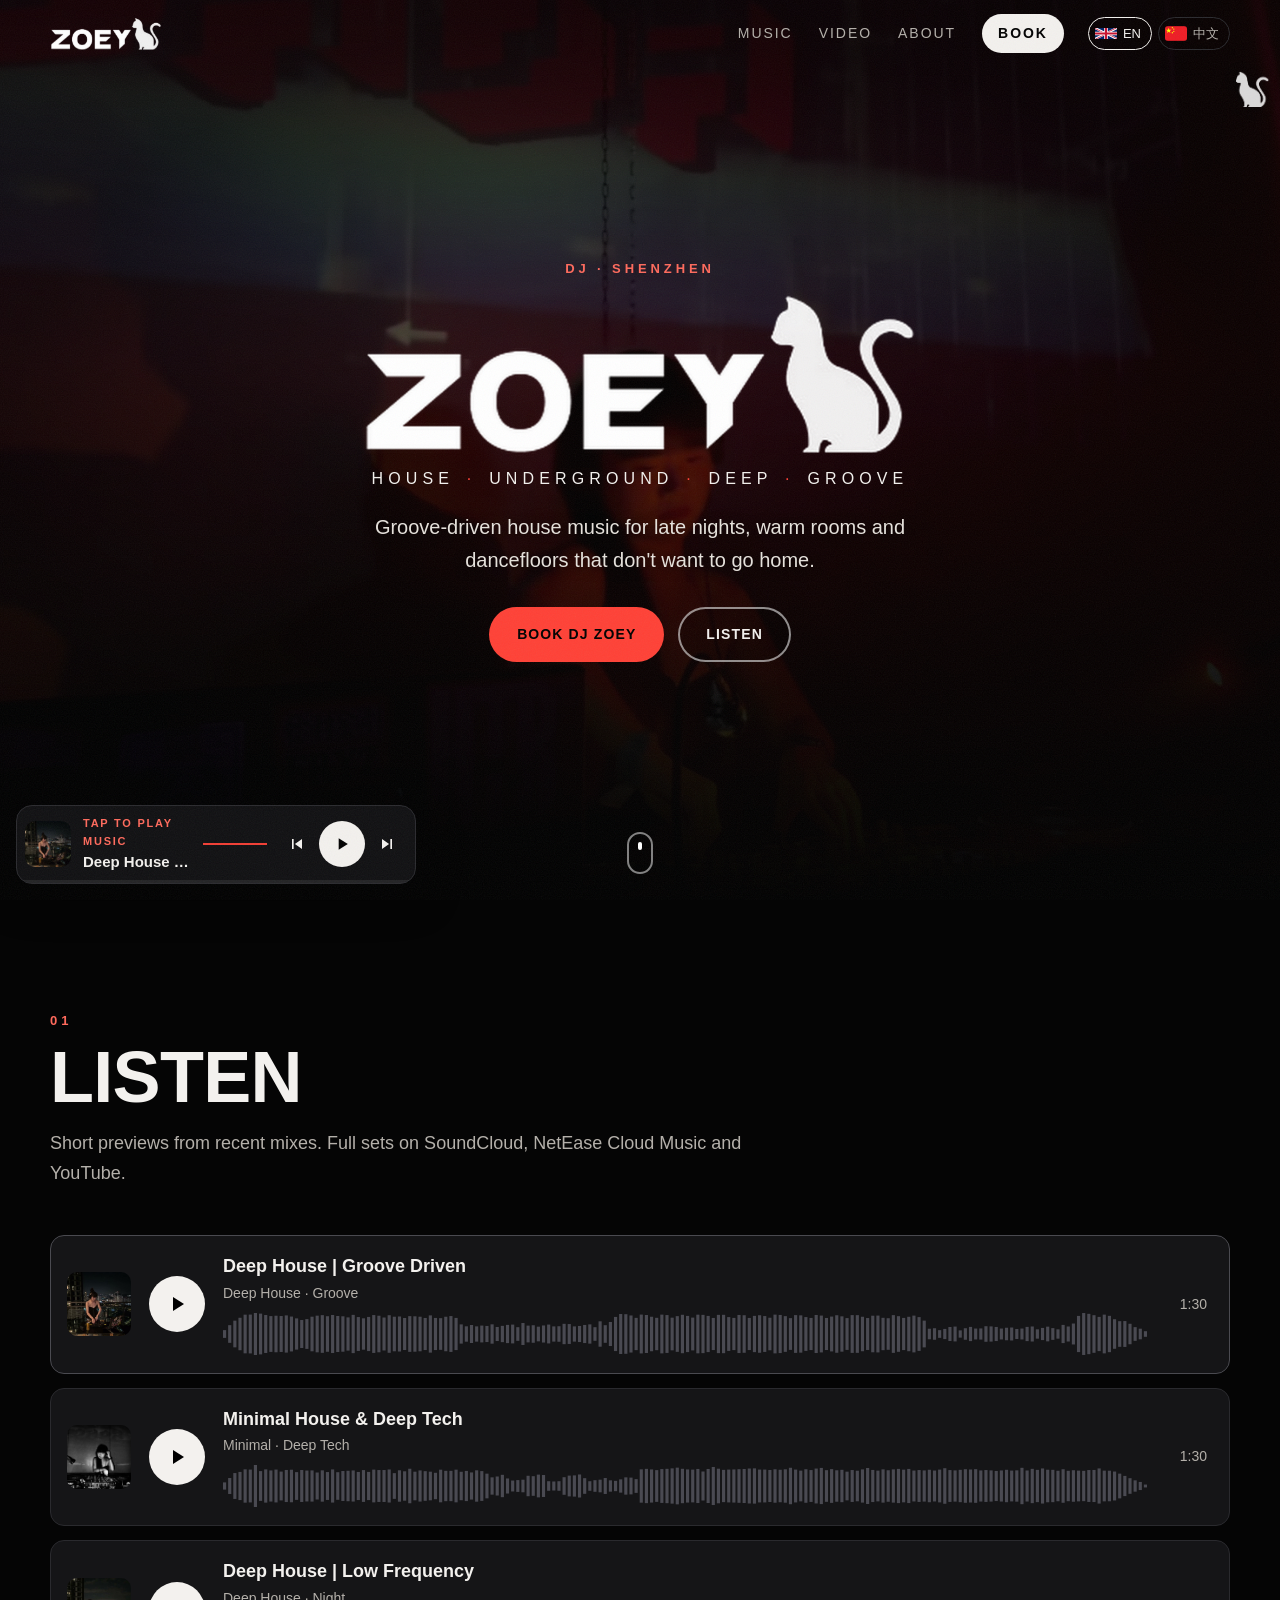
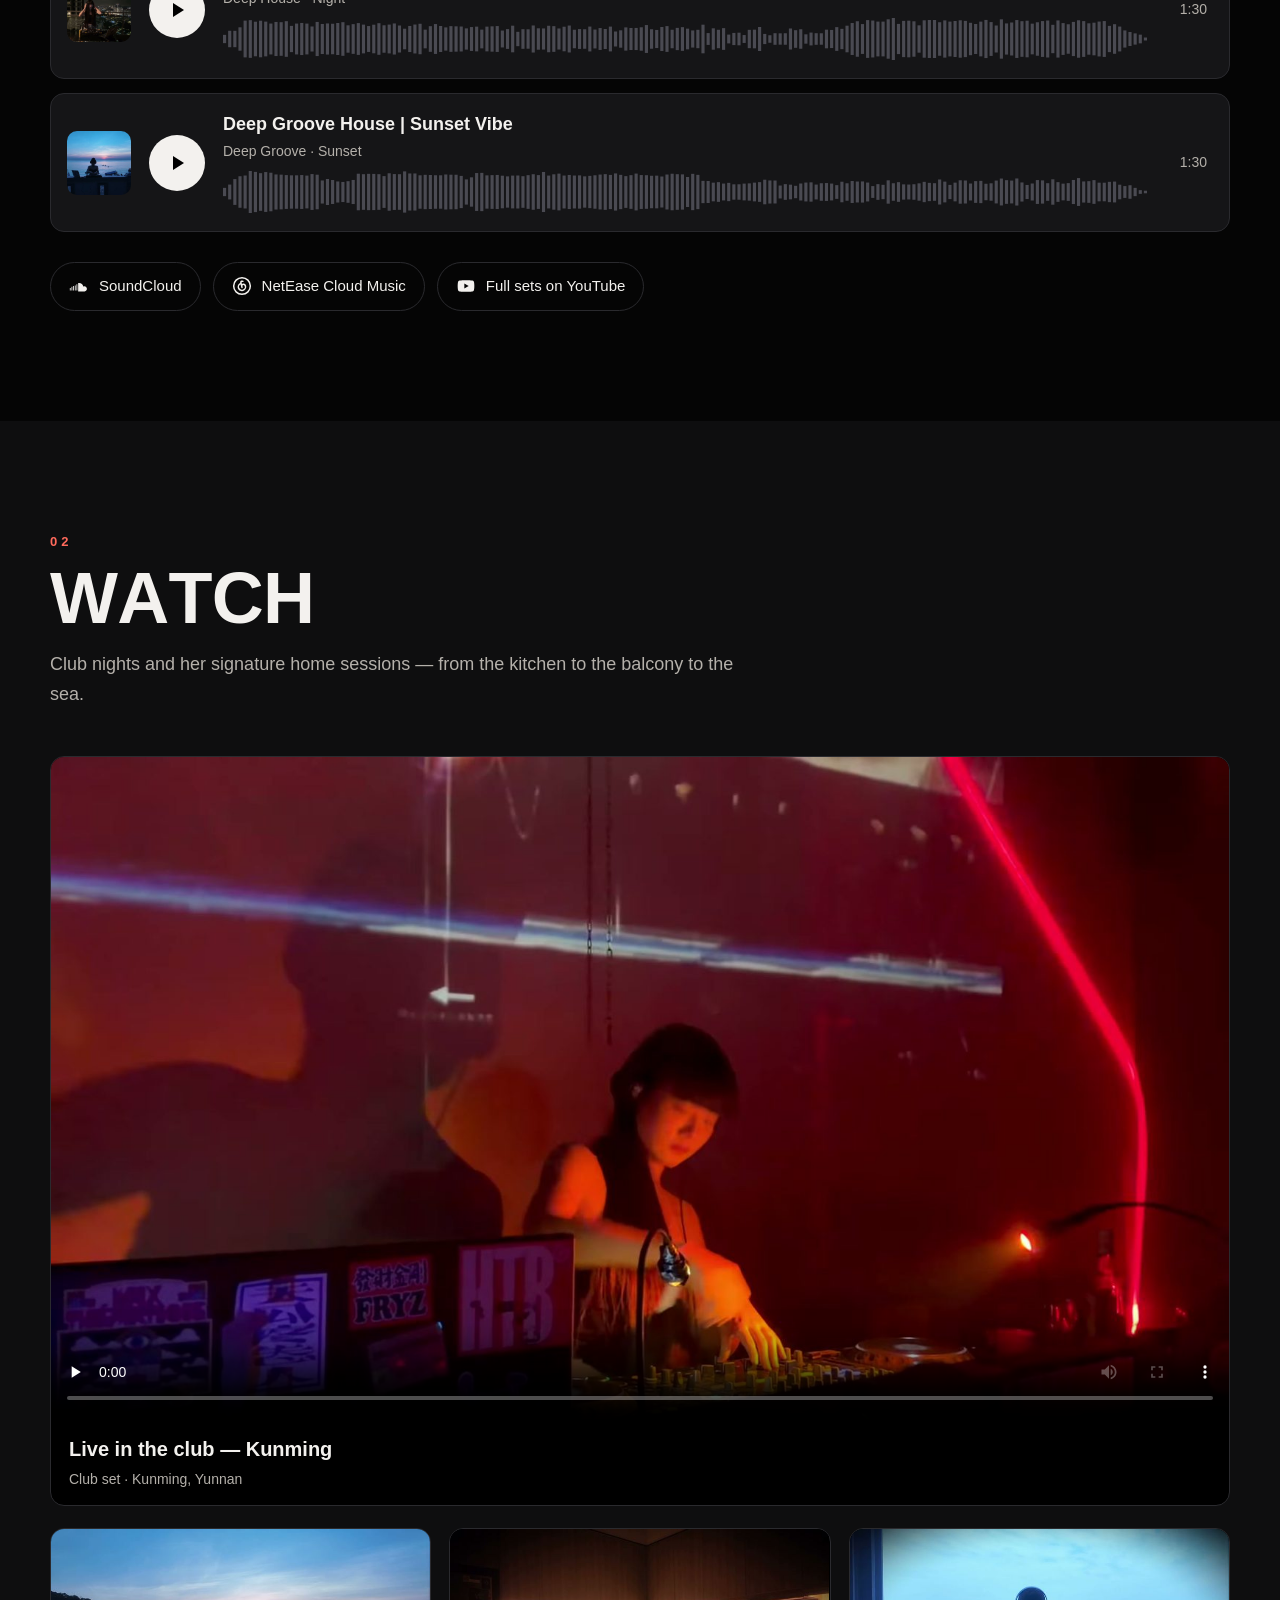
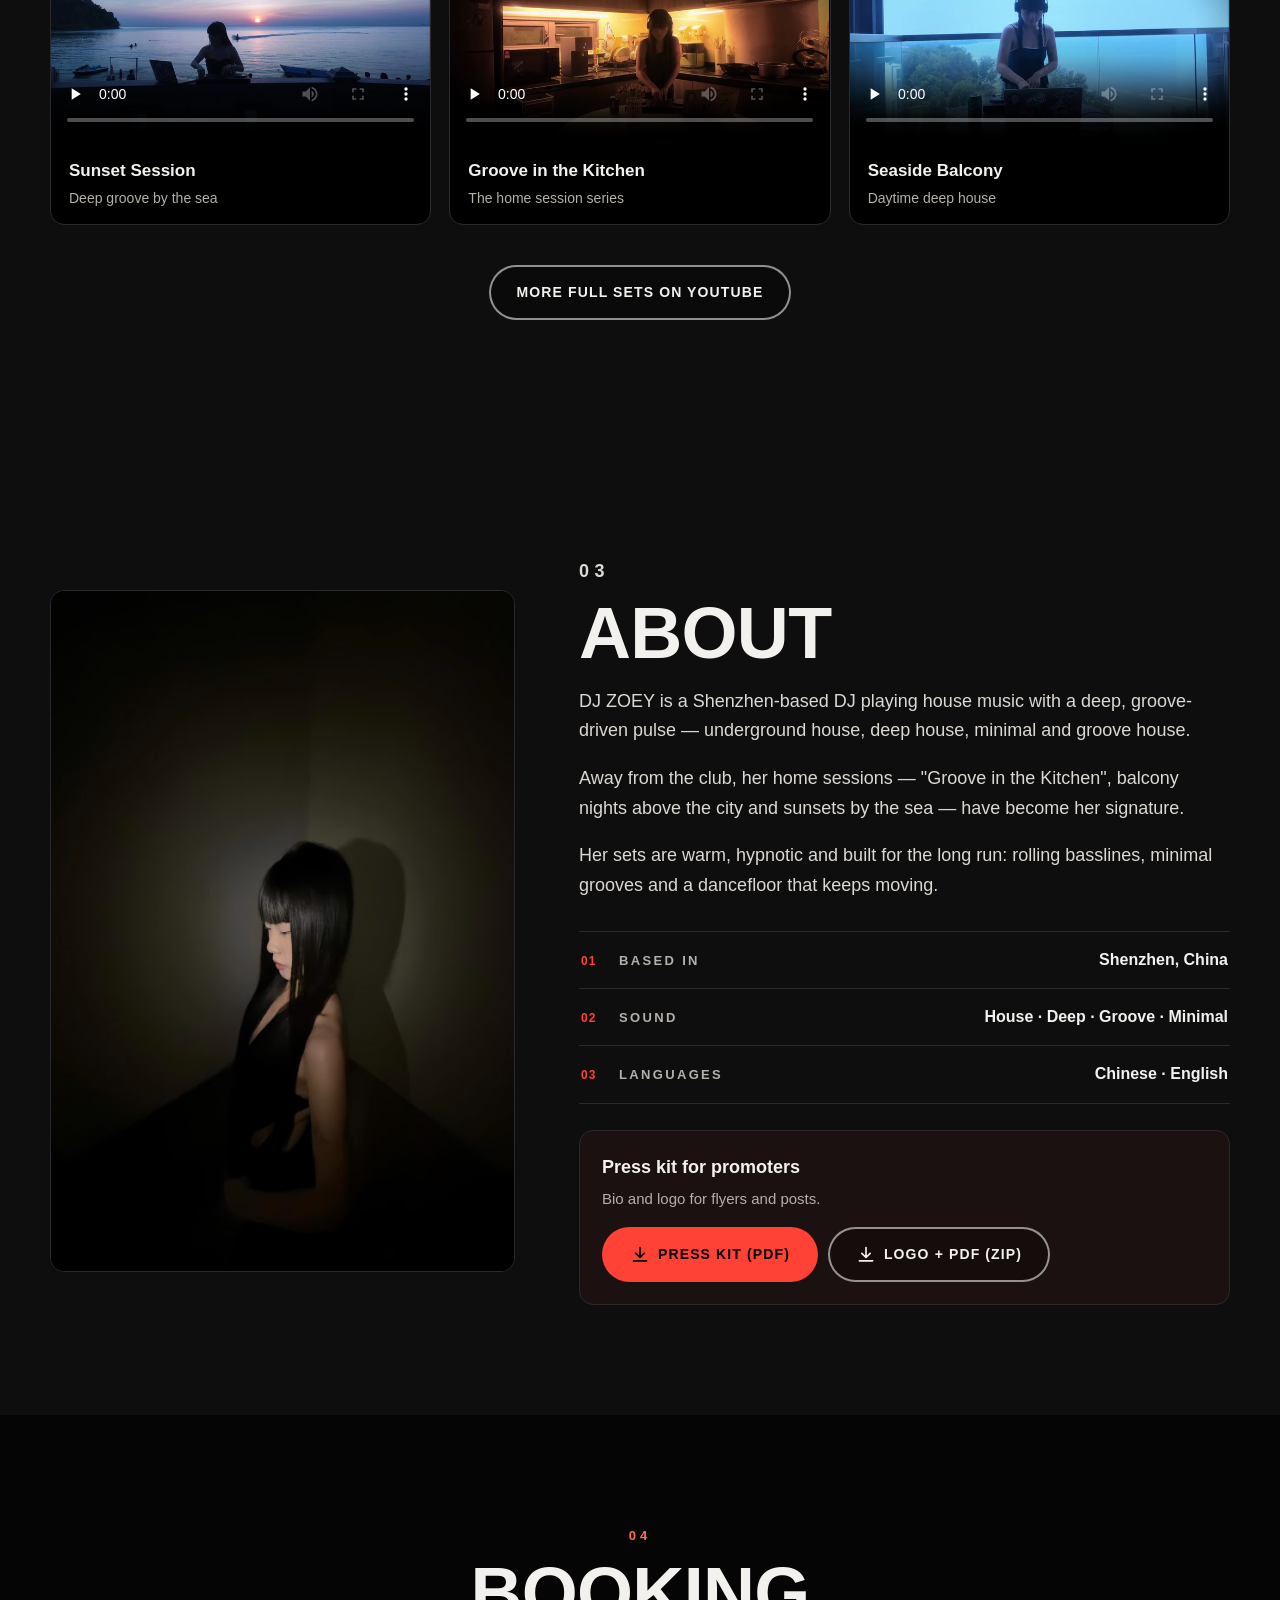
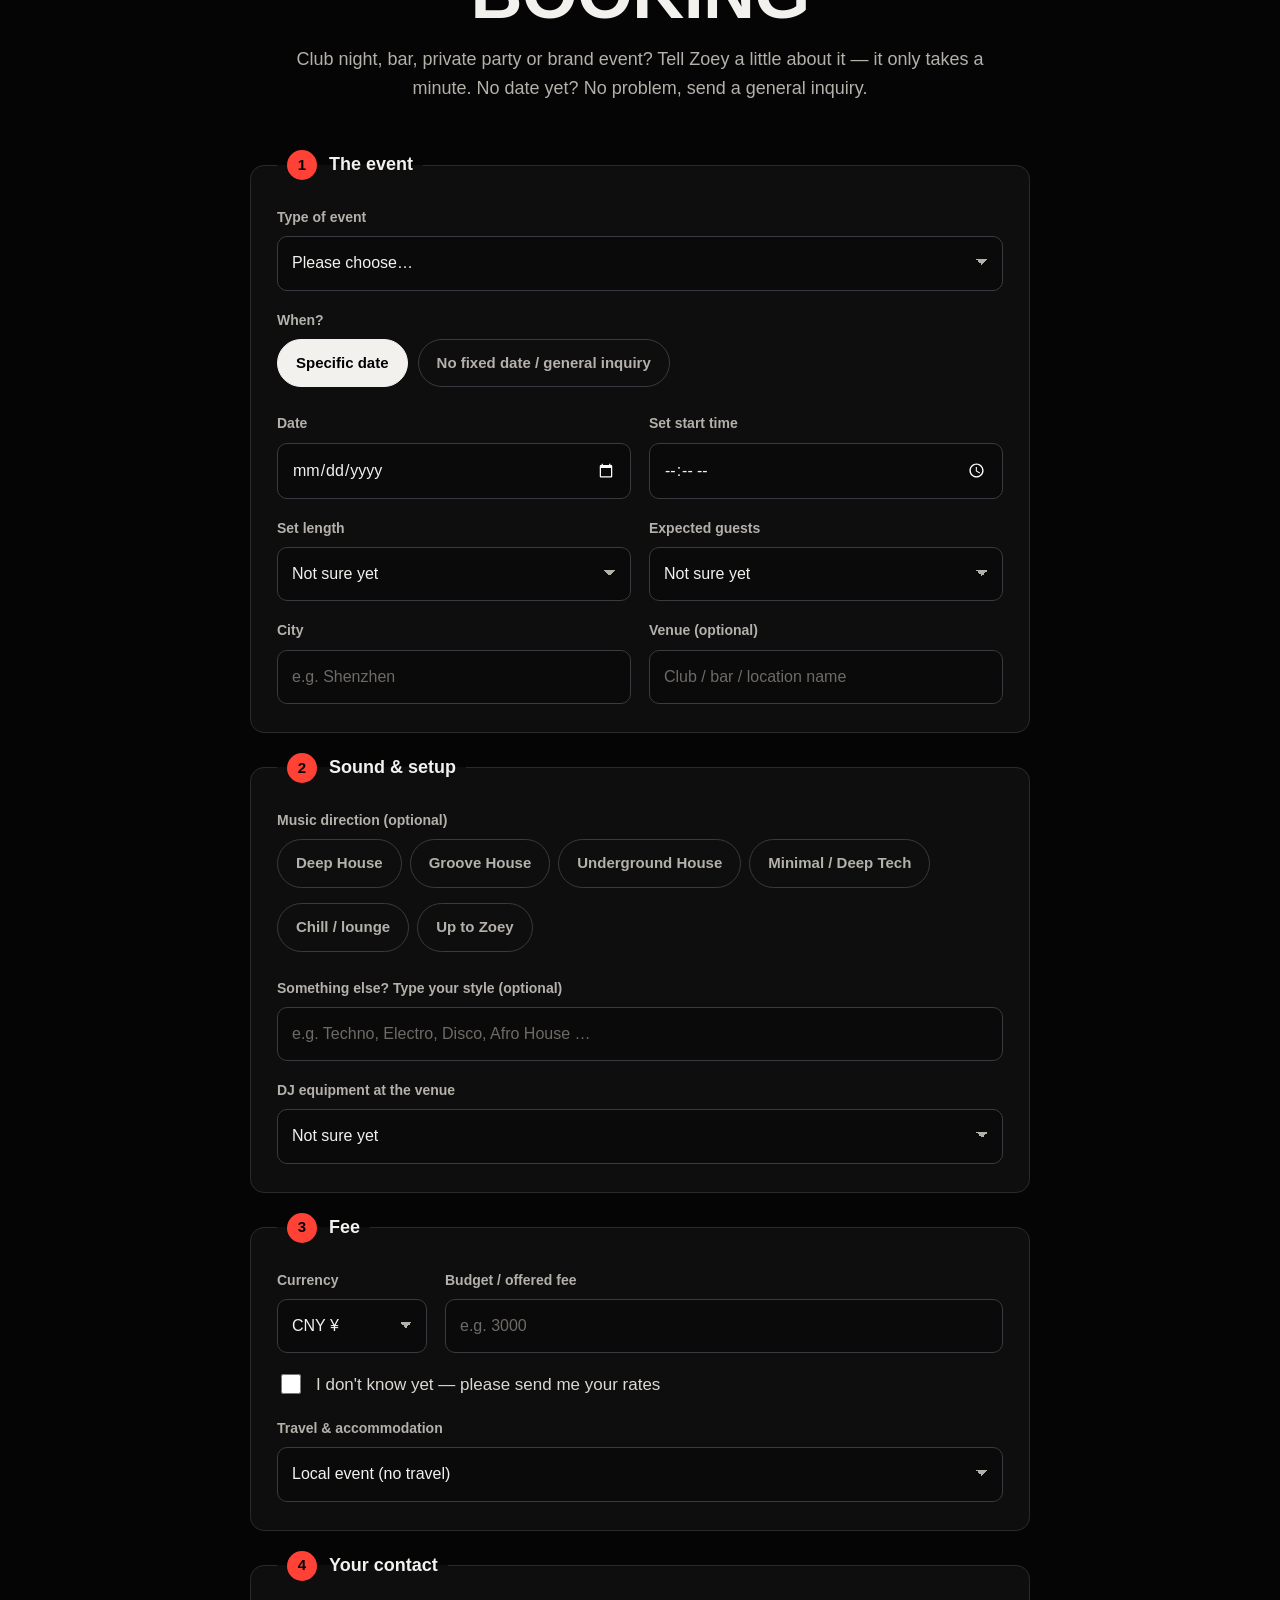
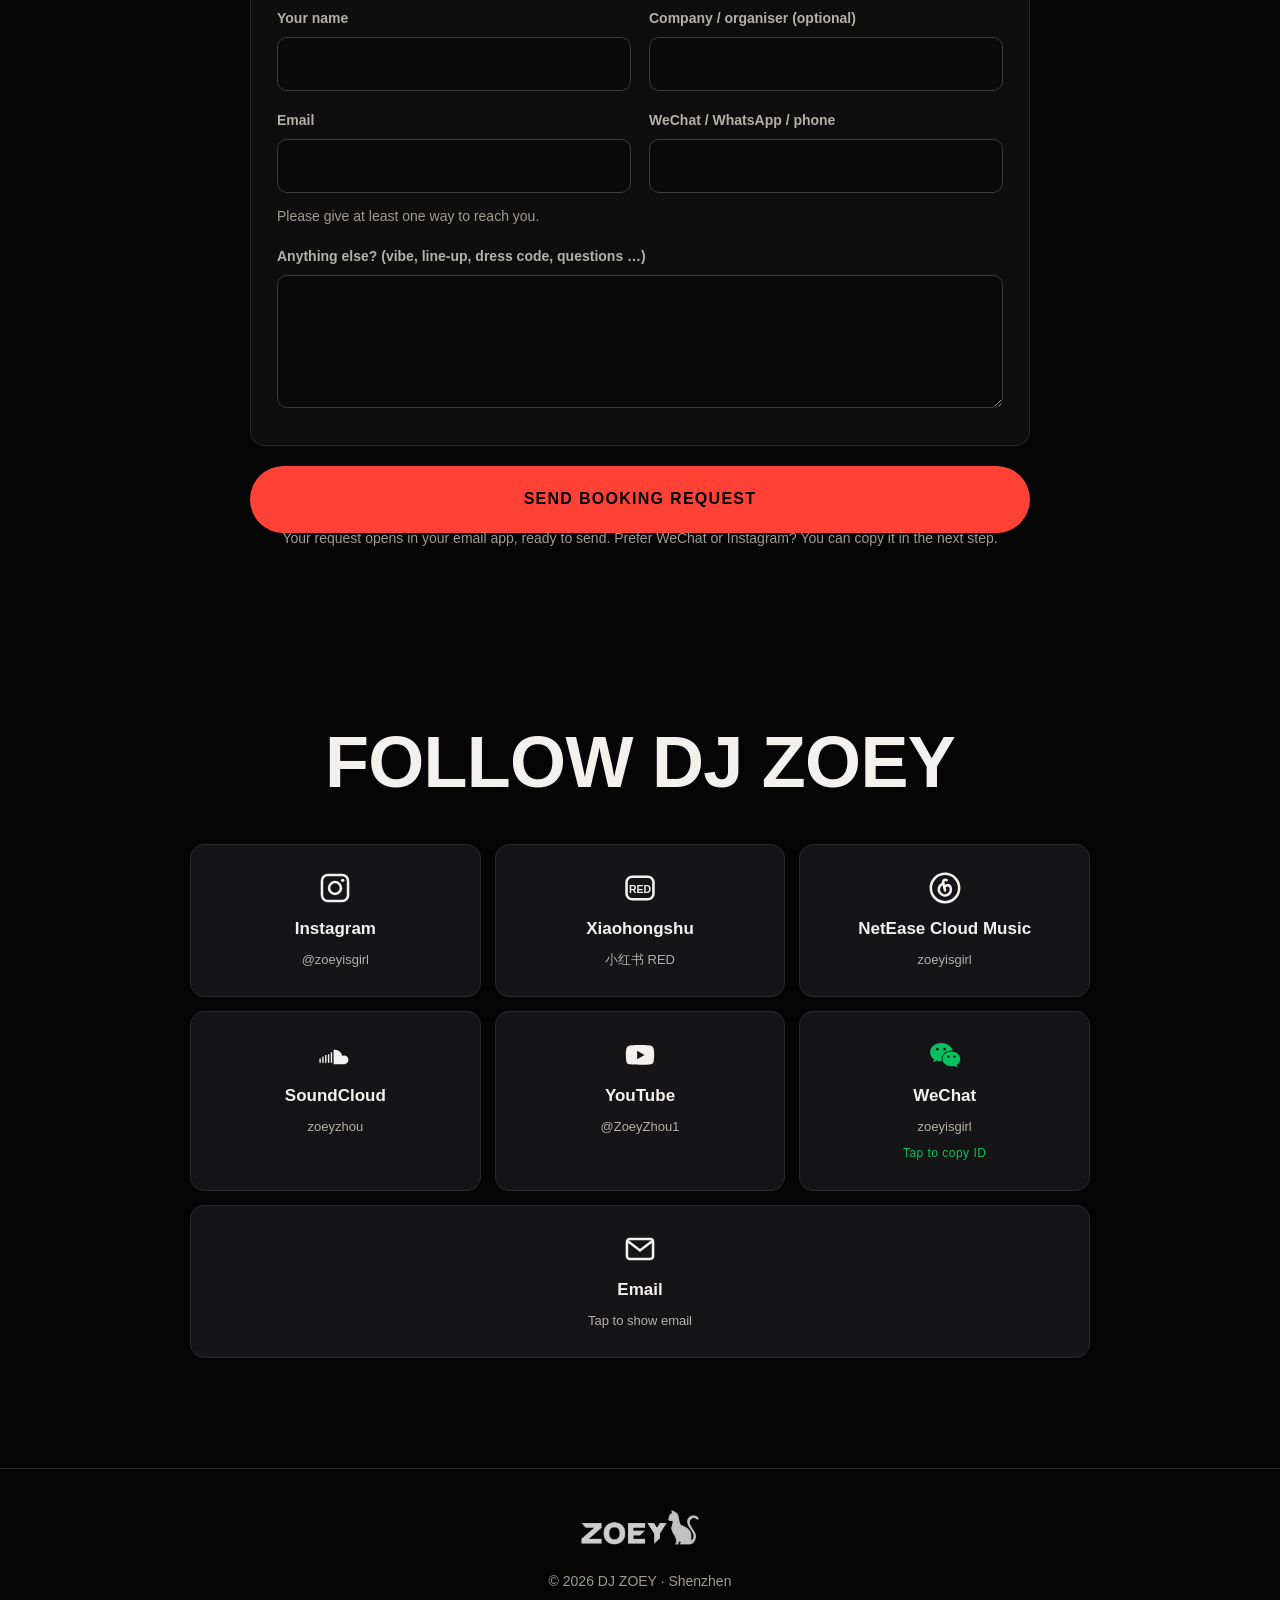
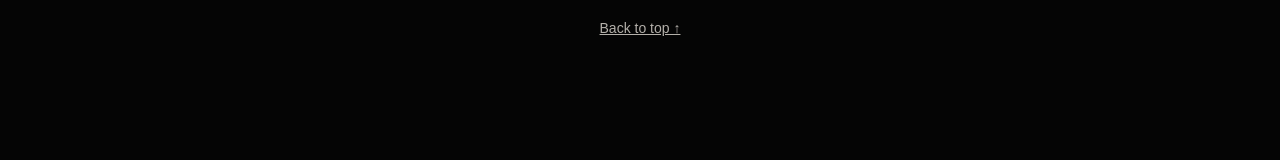
<file: index.html>
<!doctype html>
<html lang="en">
<head>
<meta charset="utf-8">
<meta name="viewport" content="width=device-width, initial-scale=1, viewport-fit=cover">
<title>DJ ZOEY — House · Deep · Groove | Shenzhen</title>
<meta name="description" content="DJ ZOEY — Shenzhen-based house DJ. Underground house, deep &amp; groove house. Bookings for clubs, bars and events in Shenzhen and across Asia.">
<meta name="theme-color" content="#000000">
<meta property="og:type" content="website">
<meta property="og:title" content="DJ ZOEY — House Music DJ · Shenzhen">
<meta property="og:description" content="Underground · Deep · Groove House. Listen, watch and book DJ ZOEY.">
<meta property="og:url" content="https://dj-zoey.github.io/">
<meta property="og:site_name" content="DJ ZOEY">
<meta property="og:image" content="https://dj-zoey.github.io/assets/img/hero.jpg">
<meta property="og:image:width" content="1912">
<meta property="og:image:height" content="1078">
<meta property="og:image:alt" content="DJ ZOEY playing a club set">
<meta name="twitter:card" content="summary_large_image">
<meta name="twitter:image" content="https://dj-zoey.github.io/assets/img/hero.jpg">
<link rel="canonical" href="https://dj-zoey.github.io/">
<link rel="icon" type="image/png" href="assets/img/favicon.png">
<link rel="apple-touch-icon" href="assets/img/apple-touch-icon.png">
<link rel="stylesheet" href="css/style.css?v=202611270901">
<link rel="stylesheet" href="css/v2.css?v=202611270901">
</head>
<body>
<!-- V2: intro (first visit) -->
<div id="intro" aria-hidden="true">
  <div class="intro__screen">
    <div class="intro__top"><span>Track 01 · <b>DJ ZOEY</b></span><span>BPM <b>122.0</b></span></div>
    <div class="intro__logo"><img src="assets/img/logo-white.png" alt=""></div>
    <div class="intro__wave"></div>
    <div class="intro__bottom"><span>House · Deep · Groove</span><span></span></div>
  </div>
</div>
<!-- V2: club lasers -->
<div class="lasers" aria-hidden="true">
  <i class="laser" data-side="l"></i><i class="laser" data-side="l"></i><i class="laser" data-side="l"></i>
  <i class="laser" data-side="r"></i><i class="laser" data-side="r"></i><i class="laser" data-side="r"></i>
</div>
<!-- V2: the cat that sneaks along the edge -->
<button type="button" class="scat" aria-label="Cat"><img src="assets/img/cat-white.png" alt=""></button>
<div class="v2-toast" role="status" aria-live="polite"></div>
<a class="skip" href="#booking" data-i18n="nav.book">Book</a>

<!-- ============ NAV ============ -->
<header class="nav" id="top">
  <a href="#top" class="nav__logo" aria-label="DJ ZOEY">
    <img src="assets/img/logo-white.png" alt="ZOEY" width="365" height="111">
  </a>
  <nav class="nav__links" aria-label="Main">
    <a href="#music" data-i18n="nav.music">Music</a>
    <a href="#video" data-i18n="nav.video">Video</a>
    <a href="#about" data-i18n="nav.about">About</a>
    <a href="#booking" class="nav__cta" data-i18n="nav.book">Book</a>
  </nav>
  <div class="lang" role="group" aria-label="Language / 语言">
    <button type="button" class="lang__btn" data-lang="en" aria-label="English" title="English">
      <svg viewBox="0 0 60 30" aria-hidden="true"><clipPath id="uk-c"><path d="M0,0 v30 h60 v-30 z"/></clipPath><clipPath id="uk-t"><path d="M30,15 h30 v15 z v15 h-30 z h-30 v-15 z v-15 h30 z"/></clipPath><g clip-path="url(#uk-c)"><path d="M0,0 v30 h60 v-30 z" fill="#012169"/><path d="M0,0 L60,30 M60,0 L0,30" stroke="#fff" stroke-width="6"/><path d="M0,0 L60,30 M60,0 L0,30" clip-path="url(#uk-t)" stroke="#C8102E" stroke-width="4"/><path d="M30,0 v30 M0,15 h60" stroke="#fff" stroke-width="10"/><path d="M30,0 v30 M0,15 h60" stroke="#C8102E" stroke-width="6"/></g></svg>
      <span>EN</span>
    </button>
    <button type="button" class="lang__btn" data-lang="zh" aria-label="中文" title="中文">
      <svg viewBox="0 0 30 20" aria-hidden="true"><rect width="30" height="20" fill="#EE1C25"/><g fill="#FFFF00"><polygon points="5,2 5.9,4.8 8.8,4.8 6.5,6.5 7.4,9.3 5,7.6 2.6,9.3 3.5,6.5 1.2,4.8 4.1,4.8"/><circle cx="10" cy="2" r=".9"/><circle cx="12" cy="4" r=".9"/><circle cx="12" cy="7" r=".9"/><circle cx="10" cy="9" r=".9"/></g></svg>
      <span>中文</span>
    </button>
  </div>
  <button class="nav__burger" type="button" aria-label="Menu" aria-expanded="false"><span></span><span></span></button>
</header>

<main>
<!-- ============ HERO ============ -->
<section class="hero" aria-label="DJ ZOEY">
  <video class="hero__video" autoplay muted loop playsinline preload="auto" poster="assets/img/hero.jpg" aria-hidden="true">
    <source src="assets/video/hero-loop.mp4" type="video/mp4">
  </video>
  <div class="hero__shade"></div>
  <div class="hero__content">
    <p class="eyebrow" data-i18n="hero.eyebrow">DJ · Shenzhen</p>
    <h1 class="hero__title"><img src="assets/img/logo-white.png" alt="DJ ZOEY" width="365" height="111"></h1>
    <p class="hero__genres">House <i>·</i> Underground <i>·</i> Deep <i>·</i> Groove</p>
    <p class="hero__lead" data-i18n="hero.lead">Groove-driven house music for late nights, warm rooms and dancefloors that don't want to go home.</p>
    <div class="hero__actions">
      <a class="btn btn--primary" href="#booking" data-i18n="hero.book">Book DJ ZOEY</a>
      <a class="btn btn--ghost" href="#music" data-i18n="hero.listen">Listen</a>
    </div>
  </div>
  <a class="hero__scroll" href="#music" aria-label="Scroll"><span></span></a>
</section>

<!-- ============ MUSIC ============ -->
<section class="section" id="music">
  <div class="section__head">
    <p class="eyebrow">01</p>
    <h2 data-i18n="music.title">Listen</h2>
    <p class="section__sub" data-i18n="music.sub">Short previews from recent mixes. Full sets on SoundCloud, NetEase Cloud Music and YouTube.</p>
  </div>

  <div class="tracks">
    <article class="track" data-src="assets/audio/groove-driven.mp3">
      <img class="track__cover" src="assets/img/balcony-night-1-sm.jpg" alt="" loading="lazy">
      <button class="track__play" type="button" aria-label="Play"><svg viewBox="0 0 24 24"><path class="i-play" d="M8 5v14l11-7z"/><path class="i-pause" d="M7 5h4v14H7zM13 5h4v14h-4z"/></svg></button>
      <div class="track__body">
        <h3>Deep House | Groove Driven</h3>
        <p class="track__meta">Deep House · Groove</p>
        <div class="track__bar" role="slider" aria-label="Seek" tabindex="0" aria-valuemin="0" aria-valuemax="100" aria-valuenow="0"><span></span></div>
      </div>
      <span class="track__time">1:30</span>
    </article>
    <article class="track" data-src="assets/audio/minimal-deep-tech.mp3">
      <img class="track__cover" src="assets/img/club-bw-1-sm.jpg" alt="" loading="lazy">
      <button class="track__play" type="button" aria-label="Play"><svg viewBox="0 0 24 24"><path class="i-play" d="M8 5v14l11-7z"/><path class="i-pause" d="M7 5h4v14H7zM13 5h4v14h-4z"/></svg></button>
      <div class="track__body">
        <h3>Minimal House &amp; Deep Tech</h3>
        <p class="track__meta">Minimal · Deep Tech</p>
        <div class="track__bar" role="slider" aria-label="Seek" tabindex="0" aria-valuemin="0" aria-valuemax="100" aria-valuenow="0"><span></span></div>
      </div>
      <span class="track__time">1:30</span>
    </article>
    <article class="track" data-src="assets/audio/low-frequency.mp3">
      <img class="track__cover" src="assets/img/balcony-night-2-sm.jpg" alt="" loading="lazy">
      <button class="track__play" type="button" aria-label="Play"><svg viewBox="0 0 24 24"><path class="i-play" d="M8 5v14l11-7z"/><path class="i-pause" d="M7 5h4v14H7zM13 5h4v14h-4z"/></svg></button>
      <div class="track__body">
        <h3>Deep House | Low Frequency</h3>
        <p class="track__meta">Deep House · Night</p>
        <div class="track__bar" role="slider" aria-label="Seek" tabindex="0" aria-valuemin="0" aria-valuemax="100" aria-valuenow="0"><span></span></div>
      </div>
      <span class="track__time">1:30</span>
    </article>
    <article class="track" data-src="assets/audio/sunset-vibe.mp3">
      <img class="track__cover" src="assets/img/sunset-session-sm.jpg" alt="" loading="lazy">
      <button class="track__play" type="button" aria-label="Play"><svg viewBox="0 0 24 24"><path class="i-play" d="M8 5v14l11-7z"/><path class="i-pause" d="M7 5h4v14H7zM13 5h4v14h-4z"/></svg></button>
      <div class="track__body">
        <h3>Deep Groove House | Sunset Vibe</h3>
        <p class="track__meta">Deep Groove · Sunset</p>
        <div class="track__bar" role="slider" aria-label="Seek" tabindex="0" aria-valuemin="0" aria-valuemax="100" aria-valuenow="0"><span></span></div>
      </div>
      <span class="track__time">1:30</span>
    </article>
  </div>

  <div class="platforms">
    <a class="chip" href="https://soundcloud.com/zoeyzhou" target="_blank" rel="noopener"><svg viewBox="0 0 24 24"><use href="#i-soundcloud"/></svg>SoundCloud</a>
    <a class="chip" href="https://music.163.com/#/search/m/?s=zoeyisgirl&amp;type=1002" target="_blank" rel="noopener"><svg viewBox="0 0 24 24"><use href="#i-netease"/></svg><span data-i18n="social.netease">NetEase Cloud Music</span></a>
    <a class="chip" href="https://www.youtube.com/@ZoeyZhou1" target="_blank" rel="noopener"><svg viewBox="0 0 24 24"><use href="#i-youtube"/></svg><span data-i18n="music.fullsets">Full sets on YouTube</span></a>
  </div>
</section>

<!-- ============ VIDEO ============ -->
<section class="section section--alt" id="video">
  <div class="section__head">
    <p class="eyebrow">02</p>
    <h2 data-i18n="video.title">Watch</h2>
    <p class="section__sub" data-i18n="video.sub">Club nights and her signature home sessions — from the kitchen to the balcony to the sea.</p>
  </div>

  <figure class="video video--feature">
    <video controls playsinline preload="none" poster="assets/img/club-kunming-1.jpg">
      <source src="assets/video/live-kunming-v2.mp4" type="video/mp4">
    </video>
    <figcaption><b data-i18n="video.live">Live in the club — Kunming</b><span data-i18n="video.liveSub">Club set · Kunming, Yunnan</span></figcaption>
  </figure>

  <div class="videos">
    <figure class="video">
      <video controls playsinline preload="none" poster="assets/img/sunset-session-2-sm.jpg"><source src="assets/video/sunset-session.mp4" type="video/mp4"></video>
      <figcaption><b>Sunset Session</b><span data-i18n="video.sunset">Deep groove by the sea</span></figcaption>
    </figure>
    <figure class="video">
      <video controls playsinline preload="none" poster="assets/img/kitchen-session-sm.jpg"><source src="assets/video/kitchen-session.mp4" type="video/mp4"></video>
      <figcaption><b>Groove in the Kitchen</b><span data-i18n="video.kitchen">The home session series</span></figcaption>
    </figure>
    <figure class="video">
      <video controls playsinline preload="none" poster="assets/img/seaside-session-sm.jpg"><source src="assets/video/seaside-session.mp4" type="video/mp4"></video>
      <figcaption><b>Seaside Balcony</b><span data-i18n="video.seaside">Daytime deep house</span></figcaption>
    </figure>
  </div>
  <p class="center"><a class="btn btn--ghost" href="https://www.youtube.com/@ZoeyZhou1" target="_blank" rel="noopener" data-i18n="video.more">More full sets on YouTube</a></p>
</section>

<!-- ============ ABOUT ============ -->
<section class="section section--alt about" id="about">
  <div class="about__img"><img src="assets/img/portrait.jpg" alt="Portrait of DJ ZOEY" loading="lazy" width="538" height="682"></div>
  <div class="about__text">
    <p class="eyebrow">03</p>
    <h2 data-i18n="about.title">About</h2>
    <p data-i18n="about.p1">DJ ZOEY is a Shenzhen-based DJ playing house music with a deep, groove-driven pulse — underground house, deep house, minimal and groove house.</p>
    <p data-i18n="about.p2">Away from the club, her home sessions — "Groove in the Kitchen", balcony nights above the city and sunsets by the sea — have become her signature.</p>
    <p data-i18n="about.p3">Her sets are warm, hypnotic and built for the long run: rolling basslines, minimal grooves and a dancefloor that keeps moving.</p>
    <ul class="facts">
      <li><span data-i18n="about.f.base">Based in</span><b data-i18n="about.v.base">Shenzhen, China</b></li>
      <li><span data-i18n="about.f.sound">Sound</span><b>House · Deep · Groove · Minimal</b></li>
      <li><span data-i18n="about.f.lang">Languages</span><b data-i18n="about.v.lang">Chinese · English</b></li>
    </ul>
    <div class="presskit">
      <p class="presskit__title" data-i18n="epk.title">Press kit for promoters</p>
      <p class="presskit__text" data-i18n="epk.text">Bio and logo for flyers and posts.</p>
      <div class="presskit__btns">
        <a class="btn btn--primary" href="presskit/DJ-ZOEY-Press-Kit.pdf?v=202611270901" target="_blank" rel="noopener"><svg viewBox="0 0 24 24" aria-hidden="true"><use href="#i-download"/></svg><span data-i18n="epk.pdf">Press kit (PDF)</span></a>
        <a class="btn btn--ghost" href="presskit/DJ-ZOEY-Press-Kit.zip?v=202611270901" download><svg viewBox="0 0 24 24" aria-hidden="true"><use href="#i-download"/></svg><span data-i18n="epk.zip">Logo + PDF (ZIP)</span></a>
      </div>
    </div>
  </div>
</section>

<!-- ============ BOOKING ============ -->
<section class="section booking" id="booking">
  <div class="section__head">
    <p class="eyebrow">04</p>
    <h2 data-i18n="book.title">Booking</h2>
    <p class="section__sub" data-i18n="book.sub">Club night, bar, private party or brand event? Tell Zoey a little about it — it only takes a minute. No date yet? No problem, send a general inquiry.</p>
  </div>

  <form class="form" id="bookingForm" novalidate>
    <fieldset>
      <legend><span>1</span><b data-i18n="book.s1">The event</b></legend>
      <div class="field">
        <label for="f-type" data-i18n="book.type">Type of event</label>
        <select id="f-type" name="type" required>
          <option value="" data-i18n="book.choose">Please choose…</option>
          <option data-i18n="book.t.club" value="Club night">Club night</option>
          <option data-i18n="book.t.bar" value="Bar / lounge">Bar / lounge</option>
          <option data-i18n="book.t.private" value="Private party">Private party</option>
          <option data-i18n="book.t.brand" value="Brand / corporate event">Brand / corporate event</option>
          <option data-i18n="book.t.wedding" value="Wedding">Wedding</option>
          <option data-i18n="book.t.festival" value="Festival / open air">Festival / open air</option>
          <option data-i18n="book.t.stream" value="Livestream / online">Livestream / online</option>
          <option data-i18n="book.t.residency" value="Residency (regular)">Residency (regular)</option>
          <option data-i18n="book.t.other" value="Other">Other</option>
        </select>
      </div>

      <div class="field">
        <span class="label" data-i18n="book.when">When?</span>
        <div class="seg" role="radiogroup">
          <label><input type="radio" name="dateMode" value="date" checked><span data-i18n="book.when.date">Specific date</span></label>
          <label><input type="radio" name="dateMode" value="flex"><span data-i18n="book.when.flex">No fixed date / general inquiry</span></label>
        </div>
      </div>
      <div class="row" data-show="date">
        <div class="field"><label for="f-date" data-i18n="book.date">Date</label><input type="date" id="f-date" name="date"></div>
        <div class="field"><label for="f-time" data-i18n="book.time">Set start time</label><input type="time" id="f-time" name="time"></div>
      </div>
      <div class="field" data-show="flex" hidden>
        <label for="f-period" data-i18n="book.period">Rough timeframe (optional)</label>
        <input type="text" id="f-period" name="period" data-i18n-ph="book.period.ph" placeholder="e.g. weekends in March, sometime next summer">
      </div>
      <div class="row">
        <div class="field">
          <label for="f-length" data-i18n="book.length">Set length</label>
          <select id="f-length" name="length">
            <option value="" data-i18n="book.notsure">Not sure yet</option>
            <option value="1 h">1 h</option><option value="1.5 h">1.5 h</option><option value="2 h">2 h</option><option value="3 h">3 h</option><option value="4 h+">4 h+</option>
            <option data-i18n="book.l.allnight" value="All night / open to close">All night / open to close</option>
          </select>
        </div>
        <div class="field">
          <label for="f-guests" data-i18n="book.guests">Expected guests</label>
          <select id="f-guests" name="guests">
            <option value="" data-i18n="book.notsure">Not sure yet</option>
            <option value="< 50">&lt; 50</option><option value="50–150">50–150</option><option value="150–500">150–500</option><option value="500+">500+</option>
          </select>
        </div>
      </div>
      <div class="row">
        <div class="field"><label for="f-city" data-i18n="book.city">City</label><input type="text" id="f-city" name="city" required data-i18n-ph="book.city.ph" placeholder="e.g. Shenzhen"></div>
        <div class="field"><label for="f-venue" data-i18n="book.venue">Venue (optional)</label><input type="text" id="f-venue" name="venue" data-i18n-ph="book.venue.ph" placeholder="Club / bar / location name"></div>
      </div>
    </fieldset>

    <fieldset>
      <legend><span>2</span><b data-i18n="book.s2">Sound &amp; setup</b></legend>
      <div class="field">
        <span class="label" data-i18n="book.style">Music direction (optional)</span>
        <div class="tags">
          <label><input type="checkbox" name="style" value="Deep House"><span>Deep House</span></label>
          <label><input type="checkbox" name="style" value="Groove House"><span>Groove House</span></label>
          <label><input type="checkbox" name="style" value="Underground House"><span>Underground House</span></label>
          <label><input type="checkbox" name="style" value="Minimal / Deep Tech"><span>Minimal / Deep Tech</span></label>
          <label><input type="checkbox" name="style" value="Chill / lounge"><span data-i18n="book.st.chill">Chill / lounge</span></label>
          <label><input type="checkbox" name="style" value="Up to Zoey"><span data-i18n="book.st.free">Up to Zoey</span></label>
        </div>
      </div>
      <div class="field">
        <label for="f-style-other" data-i18n="book.styleOther">Something else? Type your style (optional)</label>
        <input type="text" id="f-style-other" name="styleOther" data-i18n-ph="book.styleOther.ph" placeholder="e.g. Techno, Electro, Disco, Afro House …">
      </div>
      <div class="field">
        <label for="f-gear" data-i18n="book.gear">DJ equipment at the venue</label>
        <select id="f-gear" name="gear">
          <option value="" data-i18n="book.notsure">Not sure yet</option>
          <option data-i18n="book.g.cdj" value="Pioneer CDJs + DJM mixer">Pioneer CDJs + DJM mixer (club standard)</option>
          <option data-i18n="book.g.ctrl" value="DJ controller">DJ controller</option>
          <option data-i18n="book.g.sound" value="Sound system only">Sound system only, no DJ gear</option>
          <option data-i18n="book.g.none" value="Nothing yet – need full setup">Nothing yet — need a full setup</option>
        </select>
      </div>
    </fieldset>

    <fieldset>
      <legend><span>3</span><b data-i18n="book.s3">Fee</b></legend>
      <div class="row row--fee">
        <div class="field field--cur">
          <label for="f-cur" data-i18n="book.cur">Currency</label>
          <select id="f-cur" name="currency"><option>CNY ¥</option><option>HKD $</option><option>USD $</option><option>SGD $</option><option>MYR RM</option></select>
        </div>
        <div class="field">
          <label for="f-budget" data-i18n="book.budget">Budget / offered fee</label>
          <input type="text" inputmode="numeric" id="f-budget" name="budget" data-i18n-ph="book.budget.ph" placeholder="e.g. 3000">
        </div>
      </div>
      <label class="check"><input type="checkbox" name="rates" value="yes"><span data-i18n="book.rates">I don't know yet — please send me your rates</span></label>
      <div class="field">
        <label for="f-travel" data-i18n="book.travel">Travel &amp; accommodation</label>
        <select id="f-travel" name="travel">
          <option data-i18n="book.tr.local" value="Local event (no travel)">Local event (no travel)</option>
          <option data-i18n="book.tr.covered" value="Travel + hotel covered by organiser">Travel + hotel covered by organiser</option>
          <option data-i18n="book.tr.discuss" value="To be discussed">To be discussed</option>
        </select>
      </div>
    </fieldset>

    <fieldset>
      <legend><span>4</span><b data-i18n="book.s4">Your contact</b></legend>
      <div class="row">
        <div class="field"><label for="f-name" data-i18n="book.name">Your name</label><input type="text" id="f-name" name="name" required autocomplete="name"></div>
        <div class="field"><label for="f-org" data-i18n="book.org">Company / organiser (optional)</label><input type="text" id="f-org" name="org" autocomplete="organization"></div>
      </div>
      <div class="row">
        <div class="field"><label for="f-email" data-i18n="book.email">Email</label><input type="email" id="f-email" name="email" autocomplete="email"></div>
        <div class="field"><label for="f-wechat" data-i18n="book.wechat">WeChat / WhatsApp / phone</label><input type="text" id="f-wechat" name="wechat" autocomplete="tel"></div>
      </div>
      <p class="hint" data-i18n="book.contactHint">Please give at least one way to reach you.</p>
      <div class="field">
        <label for="f-msg" data-i18n="book.msg">Anything else? (vibe, line-up, dress code, questions …)</label>
        <textarea id="f-msg" name="message" rows="4"></textarea>
      </div>
    </fieldset>

    <p class="form__error" id="formError" role="alert" hidden></p>
    <button type="submit" class="btn btn--primary btn--big" data-i18n="book.send">Send booking request</button>
    <p class="hint center" data-i18n="book.how">Your request opens in your email app, ready to send. Prefer WeChat or Instagram? You can copy it in the next step.</p>
  </form>

  <div class="sent" id="sent" hidden>
    <h3 data-i18n="sent.title">Almost done!</h3>
    <p data-i18n="sent.p">Your email app should have opened with the request. Just press send. Prefer WeChat or Instagram? One tap copies your request and opens the app — then just paste it into the chat with Zoey.</p>
    <pre class="sent__text" id="sentText"></pre>
    <div class="sent__actions">
      <a class="btn btn--wechat js-copy-open" id="wechatBtn" href="weixin://"><svg viewBox="0 0 24 24" aria-hidden="true"><use href="#i-wechat"/></svg><span data-i18n="sent.wechat">Copy &amp; open WeChat</span></a>
      <a class="btn btn--ghost js-copy-open" id="igBtn" href="https://www.instagram.com/zoeyisgirl/" target="_blank" rel="noopener"><svg viewBox="0 0 24 24" aria-hidden="true"><use href="#i-instagram"/></svg><span data-i18n="sent.ig">Copy &amp; open Instagram</span></a>
      <a class="btn btn--ghost" id="mailAgain" href="#" data-i18n="sent.mail">Open email again</a>
      <button type="button" class="btn btn--ghost" id="copyBtn" data-i18n="sent.copy">Copy only</button>
    </div>
    <p class="sent__toast" id="sentToast" role="status" hidden></p>
    <p class="hint" id="wechatIdLine" hidden><span data-i18n="sent.wechatId">Zoey's WeChat ID:</span> <b id="wechatId"></b></p>
    <p class="hint"><span data-i18n="sent.direct">Email directly:</span> <a class="mail-link js-mail" href="#" data-i18n="mail.show">show email address</a></p>
    <button type="button" class="linkbtn" id="editBtn" data-i18n="sent.edit">← Edit request</button>
  </div>
</section>

<!-- ============ SOCIAL ============ -->
<section class="section social" id="follow">
  <div class="section__head">
    <h2 data-i18n="social.title">Follow DJ ZOEY</h2>
  </div>
  <div class="social__grid">
    <a href="https://www.instagram.com/zoeyisgirl/" target="_blank" rel="noopener"><svg viewBox="0 0 24 24"><use href="#i-instagram"/></svg><b>Instagram</b><span>@zoeyisgirl</span></a>
    <a href="https://xhslink.cn/m/5eTrqfEOwte" target="_blank" rel="noopener"><svg viewBox="0 0 24 24"><use href="#i-xhs"/></svg><b data-i18n="social.xhs">Xiaohongshu</b><span>小红书 RED</span></a>
    <a href="https://music.163.com/#/search/m/?s=zoeyisgirl&amp;type=1002" target="_blank" rel="noopener"><svg viewBox="0 0 24 24"><use href="#i-netease"/></svg><b data-i18n="social.netease">NetEase Cloud Music</b><span>zoeyisgirl</span></a>
    <a href="https://soundcloud.com/zoeyzhou" target="_blank" rel="noopener"><svg viewBox="0 0 24 24"><use href="#i-soundcloud"/></svg><b>SoundCloud</b><span>zoeyzhou</span></a>
    <a href="https://www.youtube.com/@ZoeyZhou1" target="_blank" rel="noopener"><svg viewBox="0 0 24 24"><use href="#i-youtube"/></svg><b>YouTube</b><span>@ZoeyZhou1</span></a>
    <button type="button" class="social__card" id="wechatCard"><svg viewBox="0 0 24 24"><use href="#i-wechat"/></svg><b data-i18n="social.wechat">WeChat</b><span class="js-wechat-id">zoeyisgirl</span><small class="wechat-hint" data-i18n="social.wechatHint">Tap to copy ID</small></button>
    <a class="mail-link-card js-mail" href="#"><svg viewBox="0 0 24 24"><use href="#i-mail"/></svg><b data-i18n="social.mail">Email</b><span class="mail-text" data-i18n="mail.show">show email address</span></a>
  </div>
</section>
</main>

<footer class="footer">
  <img src="assets/img/logo-white.png" alt="ZOEY" width="160" height="49" loading="lazy">
  <p>© <span id="year">2026</span> DJ ZOEY · <span data-i18n="footer.loc">Shenzhen</span></p>
  <a href="#top" data-i18n="footer.top">Back to top ↑</a>
</footer>

<!-- Mini player (background playlist) -->
<div class="mini" id="mini" role="region" aria-label="Music player">
  <div class="mini__bar"><span></span></div>
  <button type="button" class="mini__info" aria-label="Go to music">
    <img class="mini__cover" src="assets/img/balcony-night-1-sm.jpg" alt="">
    <span class="mini__text"><span class="mini__state" data-i18n="player.paused">Music paused</span><b class="mini__title">Deep House | Groove Driven</b></span>
    <span class="mini__eq" aria-hidden="true"><i></i><i></i><i></i></span>
  </button>
  <div class="mini__ctrl">
    <button type="button" class="mini__prev" aria-label="Previous"><svg viewBox="0 0 24 24"><path d="M6 6h2v12H6zM9.5 12 18 6v12z"/></svg></button>
    <button type="button" class="mini__toggle" aria-label="Play"><svg viewBox="0 0 24 24"><path class="i-play" d="M8 5v14l11-7z"/><path class="i-pause" d="M7 5h4v14H7zM13 5h4v14h-4z"/></svg></button>
    <button type="button" class="mini__next" aria-label="Next"><svg viewBox="0 0 24 24"><path d="M16 6h2v12h-2zM6 6l8.5 6L6 18z"/></svg></button>
  </div>
</div>

<!-- Icons -->
<svg width="0" height="0" style="position:absolute" aria-hidden="true">
  <symbol id="i-instagram" viewBox="0 0 24 24"><path fill="none" stroke="currentColor" stroke-width="1.8" d="M7 2.8h10A4.2 4.2 0 0 1 21.2 7v10a4.2 4.2 0 0 1-4.2 4.2H7A4.2 4.2 0 0 1 2.8 17V7A4.2 4.2 0 0 1 7 2.8z"/><circle cx="12" cy="12" r="4.2" fill="none" stroke="currentColor" stroke-width="1.8"/><circle cx="17.4" cy="6.6" r="1.2" fill="currentColor"/></symbol>
  <symbol id="i-youtube" viewBox="0 0 24 24"><path fill="currentColor" d="M21.6 7.2a2.5 2.5 0 0 0-1.8-1.8C18.2 5 12 5 12 5s-6.2 0-7.8.4A2.5 2.5 0 0 0 2.4 7.2 26 26 0 0 0 2 12a26 26 0 0 0 .4 4.8 2.5 2.5 0 0 0 1.8 1.8C5.8 19 12 19 12 19s6.2 0 7.8-.4a2.5 2.5 0 0 0 1.8-1.8A26 26 0 0 0 22 12a26 26 0 0 0-.4-4.8zM10 15V9l5.2 3z"/></symbol>
  <symbol id="i-soundcloud" viewBox="0 0 24 24"><path fill="currentColor" d="M1 14.5h1v3H1zm2-1.5h1v4.5H3zm2-1h1v5.5H5zm2-.5h1v6H7zm2-1.5h1v7.5H9zm2-1.5c.3-.1.7-.2 1-.2a5.2 5.2 0 0 1 5.1 4.3 3.1 3.1 0 1 1 1.6 5.9H11z"/></symbol>
  <symbol id="i-netease" viewBox="0 0 24 24"><circle cx="12" cy="12" r="10" fill="none" stroke="currentColor" stroke-width="1.8"/><path fill="none" stroke="currentColor" stroke-width="1.8" stroke-linecap="round" d="M13.2 6.4c-1-.4-2.4-.1-2.6 1.2l1.4 6.1M9.6 9.4a4.3 4.3 0 1 0 6 1.4 2.3 2.3 0 0 0-3.9.6"/></symbol>
  <symbol id="i-xhs" viewBox="0 0 24 24"><rect x="2.5" y="4" width="19" height="16" rx="4" fill="none" stroke="currentColor" stroke-width="1.8"/><text x="12" y="15.6" text-anchor="middle" font-size="7.4" font-weight="700" fill="currentColor" font-family="Arial, sans-serif">RED</text></symbol>
  <symbol id="i-wechat" viewBox="0 0 24 24"><path fill="currentColor" d="M9.2 3.5C4.9 3.5 1.5 6.4 1.5 10c0 2 1.1 3.8 2.8 5l-.7 2.2 2.6-1.3c.9.3 2 .5 3 .5h.6a5.6 5.6 0 0 1-.2-1.5c0-3.4 3.2-6.1 7.2-6.1h.6C16.7 5.6 13.3 3.5 9.2 3.5zM6.6 8.9a1 1 0 1 1 0-2 1 1 0 0 1 0 2zm5.2 0a1 1 0 1 1 0-2 1 1 0 0 1 0 2zm11 5.9c0-2.9-2.9-5.2-6.3-5.2s-6.3 2.3-6.3 5.2 2.9 5.2 6.3 5.2c.8 0 1.5-.1 2.2-.3l2.1 1.1-.6-1.8c1.6-1 2.6-2.5 2.6-4.2zm-8.4-.8a.8.8 0 1 1 0-1.7.8.8 0 0 1 0 1.7zm4.2 0a.8.8 0 1 1 0-1.7.8.8 0 0 1 0 1.7z"/></symbol>
  <symbol id="i-download" viewBox="0 0 24 24"><path fill="none" stroke="currentColor" stroke-width="2" stroke-linecap="round" stroke-linejoin="round" d="M12 3v12m0 0-5-5m5 5 5-5M4 19h16"/></symbol>
  <symbol id="i-mail" viewBox="0 0 24 24"><rect x="2.8" y="5" width="18.4" height="14" rx="2" fill="none" stroke="currentColor" stroke-width="1.8"/><path d="M3.5 6.5 12 13l8.5-6.5" fill="none" stroke="currentColor" stroke-width="1.8"/></symbol>
</svg>

<script src="js/i18n.js?v=202611270901"></script>
<script src="js/main.js?v=202611270901"></script>
<script src="js/v2.js?v=202611270901"></script>
</body>
</html>
</file>
<file: css/style.css>
/* DJ ZOEY — black, underground, readable. No external fonts/CDNs (works in mainland China). */
:root{
  --bg:#050505; --bg2:#0e0e0f; --card:#151517; --line:#2a2a2e;
  --text:#f3f1ee; --muted:#b4b0aa; --dim:#a09b94;
  --accent:#ff4136; --accent2:#ff6a5c;
  --radius:14px;
  --font:"Helvetica Neue",Helvetica,Arial,"PingFang SC","Hiragino Sans GB","Microsoft YaHei","Noto Sans SC",sans-serif;
  --wide:"Arial Black","Helvetica Neue",Arial,"PingFang SC","Microsoft YaHei",sans-serif;
  --max:1180px;
}
*{box-sizing:border-box}
html{scroll-behavior:smooth;-webkit-text-size-adjust:100%}
body{margin:0;background:var(--bg);color:var(--text);font:400 17px/1.65 var(--font);overflow-x:hidden;-webkit-font-smoothing:antialiased}
html[lang="zh-CN"] body{line-height:1.8;letter-spacing:.02em}
img,video{max-width:100%;display:block}
a{color:inherit}
button,input,select,textarea{font:inherit;color:inherit}
:focus-visible{outline:2px solid var(--accent);outline-offset:3px}
.skip{position:absolute;left:-999px;top:0}
.skip:focus{left:16px;top:16px;z-index:99;background:var(--accent);color:#000;padding:8px 14px;border-radius:8px}
/* film grain */
body::after{content:"";position:fixed;inset:0;pointer-events:none;z-index:50;opacity:.06;
  background-image:url("data:image/svg+xml,%3Csvg xmlns='http://www.w3.org/2000/svg' width='160' height='160'%3E%3Cfilter id='n'%3E%3CfeTurbulence type='fractalNoise' baseFrequency='.85' numOctaves='3' stitchTiles='stitch'/%3E%3C/filter%3E%3Crect width='100%25' height='100%25' filter='url(%23n)'/%3E%3C/svg%3E")}

/* ---------- NAV ---------- */
.nav{position:fixed;inset:0 0 auto 0;z-index:40;display:flex;align-items:center;gap:24px;padding:14px max(16px,calc((100vw - var(--max))/2));
  transition:background .3s,border-color .3s;border-bottom:1px solid transparent}
.nav.is-solid{background:rgba(5,5,5,.88);backdrop-filter:blur(12px);-webkit-backdrop-filter:blur(12px);border-color:var(--line)}
.nav__logo img{height:34px;width:auto}
.nav__links{display:flex;gap:26px;margin-left:auto;align-items:center}
.nav__links a{text-decoration:none;font-size:14px;letter-spacing:.14em;text-transform:uppercase;color:var(--muted);transition:color .2s}
.nav__links a:hover{color:var(--text)}
.nav__links .nav__cta{color:#000;background:var(--text);padding:8px 16px;border-radius:999px;font-weight:700}
.nav__links .nav__cta:hover{background:var(--accent);color:#000}
.lang{display:flex;gap:6px}
.lang__btn{display:flex;align-items:center;gap:6px;background:transparent;border:1px solid var(--line);border-radius:999px;padding:5px 10px 5px 6px;cursor:pointer;font-size:13px;color:var(--muted);transition:.2s}
.lang__btn svg{width:22px;height:15px;border-radius:3px;flex:none}
.lang__btn[aria-pressed="true"]{border-color:var(--text);color:var(--text)}
.lang__btn:hover{border-color:var(--muted)}
.nav__burger{display:none;background:none;border:0;width:40px;height:40px;cursor:pointer;position:relative}
.nav__burger span{position:absolute;left:9px;right:9px;height:2px;background:var(--text);transition:.25s}
.nav__burger span:first-child{top:15px}.nav__burger span:last-child{top:23px}
.nav.is-open .nav__burger span:first-child{top:19px;transform:rotate(45deg)}
.nav.is-open .nav__burger span:last-child{top:19px;transform:rotate(-45deg)}

/* ---------- HERO ---------- */
.hero{position:relative;min-height:100svh;display:grid;place-items:center;text-align:center;overflow:hidden;padding:110px 16px 90px}
.hero__video{position:absolute;inset:0;width:100%;height:100%;object-fit:cover;filter:saturate(.85) contrast(1.05)}
.hero__shade{position:absolute;inset:0;background:
  radial-gradient(ellipse at center,rgba(0,0,0,.35) 0%,rgba(0,0,0,.75) 70%),
  linear-gradient(180deg,rgba(0,0,0,.55) 0%,rgba(0,0,0,.2) 40%,rgba(5,5,5,1) 100%)}
.hero__content{position:relative;max-width:760px}
.hero__title{margin:10px auto 6px;width:min(560px,82vw)}
.hero__title img{width:100%;height:auto;filter:drop-shadow(0 4px 30px rgba(0,0,0,.6))}
.hero__genres{font-family:var(--wide);font-size:clamp(13px,2vw,16px);letter-spacing:.32em;text-transform:uppercase;margin:6px 0 18px}
.hero__genres i{color:var(--accent);font-style:normal;margin:0 .2em}
.hero__lead{font-size:clamp(17px,2.2vw,20px);color:#e6e2dc;max-width:560px;margin:0 auto 30px;text-shadow:0 2px 12px rgba(0,0,0,.8)}
.hero__actions{display:flex;gap:14px;justify-content:center;flex-wrap:wrap}
.hero__scroll{position:absolute;bottom:26px;left:50%;transform:translateX(-50%);width:26px;height:42px;border:2px solid rgba(255,255,255,.5);border-radius:14px}
.hero__scroll span{position:absolute;left:50%;top:8px;width:4px;height:8px;margin-left:-2px;background:#fff;border-radius:2px;animation:scroll 1.8s infinite}
@keyframes scroll{0%{opacity:0;transform:translateY(0)}30%{opacity:1}100%{opacity:0;transform:translateY(14px)}}

.eyebrow{font-size:13px;letter-spacing:.3em;text-transform:uppercase;color:var(--accent2);margin:0;font-weight:700}

/* ---------- BUTTONS ---------- */
.btn{display:inline-flex;align-items:center;justify-content:center;gap:8px;padding:14px 26px;border-radius:999px;font-weight:700;letter-spacing:.08em;text-transform:uppercase;font-size:14px;text-decoration:none;cursor:pointer;border:2px solid transparent;transition:.2s;min-height:48px}
.btn--primary{background:var(--accent);color:#000}
.btn--primary:hover{background:#fff}
.btn--ghost{border-color:rgba(255,255,255,.55);color:var(--text);background:rgba(0,0,0,.25)}
.btn--ghost:hover{border-color:#fff;background:#fff;color:#000}
.btn--big{width:100%;padding:18px;font-size:16px}
.linkbtn{background:none;border:0;color:var(--muted);cursor:pointer;text-decoration:underline;padding:8px 0}

/* ---------- TICKER ---------- */
.ticker{border-block:1px solid var(--line);overflow:hidden;background:var(--bg)}
.ticker__track{display:flex;gap:42px;white-space:nowrap;padding:18px 0;width:max-content;animation:tick 32s linear infinite}
.ticker span{color:var(--dim);font-size:13px;letter-spacing:.3em;text-transform:uppercase;align-self:center}
.ticker b{font-family:var(--wide);font-size:clamp(18px,3vw,26px);letter-spacing:.06em;text-transform:uppercase}
.ticker b::after{content:"✦";color:var(--accent);font-size:.6em;margin-left:42px;vertical-align:middle}
@keyframes tick{to{transform:translateX(-50%)}}
@media (prefers-reduced-motion:reduce){.ticker__track{animation:none}.hero__scroll span{animation:none}}

/* ---------- SECTIONS ---------- */
.section{padding:110px max(16px,calc((100vw - var(--max))/2))}
.section--alt{background:var(--bg2)}
.section__head{margin-bottom:46px;max-width:720px}
.section h2{font-family:var(--wide);font-size:clamp(38px,6.5vw,72px);line-height:1;letter-spacing:-.01em;text-transform:uppercase;margin:10px 0 16px}
html[lang="zh-CN"] .section h2{letter-spacing:.06em}
.section__sub{color:var(--muted);font-size:18px;margin:0}
.center{text-align:center}

/* ---------- MUSIC ---------- */
.tracks{display:grid;grid-template-columns:minmax(0,1fr);gap:14px}
.track{display:flex;align-items:center;gap:18px;background:var(--card);border:1px solid var(--line);border-radius:var(--radius);padding:16px 22px 16px 16px;transition:border-color .2s}
.track.is-playing{border-color:var(--accent)}
.track__cover{width:64px;height:64px;border-radius:10px;object-fit:cover;flex:none}
.track__play{flex:none;width:56px;height:56px;border-radius:50%;border:0;background:var(--text);color:#000;cursor:pointer;display:grid;place-items:center;transition:.2s}
.track__play:hover{background:var(--accent)}
.track__play svg{width:24px;height:24px;fill:currentColor}
.track .i-pause{display:none}.track.is-playing .i-pause{display:block}.track.is-playing .i-play{display:none}
.track.is-playing .track__play{background:var(--accent)}
.track__body{flex:1;min-width:0}
.track h3{margin:0;font-size:18px;font-weight:700;white-space:nowrap;overflow:hidden;text-overflow:ellipsis}
.track__meta{margin:0 0 10px;color:var(--muted);font-size:14px}
.track__bar{height:6px;background:#2f2f33;border-radius:3px;cursor:pointer;position:relative}
.track__bar::before{content:"";position:absolute;inset:-10px 0}
.track__bar span{display:block;height:100%;width:0;background:var(--accent);border-radius:3px}
.track__time{font-variant-numeric:tabular-nums;color:var(--muted);font-size:14px;min-width:42px;text-align:right}
.platforms{display:flex;flex-wrap:wrap;gap:12px;margin-top:30px}
.chip{display:inline-flex;align-items:center;gap:10px;padding:11px 18px;border:1px solid var(--line);border-radius:999px;text-decoration:none;color:var(--text);font-size:15px;transition:.2s}
.chip svg{width:20px;height:20px}
.chip:hover{border-color:var(--text);background:#fff;color:#000}

/* ---------- VIDEO ---------- */
.video{margin:0;background:#000;border-radius:var(--radius);overflow:hidden;border:1px solid var(--line)}
.video video{width:100%;aspect-ratio:16/9;object-fit:cover;background:#000}
.video figcaption{padding:14px 18px;display:flex;flex-direction:column;gap:2px}
.video figcaption b{font-size:17px}
.video figcaption span{color:var(--muted);font-size:14px}
.video--feature{margin-bottom:22px}
.video--feature figcaption b{font-size:20px}
.videos{display:grid;grid-template-columns:repeat(3,1fr);gap:18px;margin-bottom:40px}

/* ---------- GALLERY ---------- */
.gallery{display:grid;grid-template-columns:repeat(4,1fr);grid-auto-rows:230px;grid-auto-flow:dense;gap:10px}
.g{position:relative;overflow:hidden;border-radius:10px;background:#111;display:block}
.g img{width:100%;height:100%;object-fit:cover;transition:transform .6s ease,filter .4s}
.g:hover img{transform:scale(1.05)}
.g--tall{grid-row:span 2}
.g--wide{grid-column:span 2}

/* ---------- ABOUT ---------- */
.about{display:grid;grid-template-columns:minmax(0,5fr) minmax(0,7fr);gap:64px;align-items:center}
.about__img img{width:100%;border-radius:var(--radius);border:1px solid var(--line)}
.about__text p{color:#dcd8d2;font-size:18px}
/* facts as a tracklist: 01 LABEL ........ value */
.facts{list-style:none;padding:0;margin:30px 0 0;border-top:1px solid var(--line);counter-reset:fact}
.facts li{display:flex;flex-wrap:wrap;align-items:baseline;column-gap:16px;row-gap:2px;padding:15px 2px;border-bottom:1px solid var(--line);counter-increment:fact}
.facts li::before{content:counter(fact,decimal-leading-zero);font-size:12px;font-weight:700;letter-spacing:.1em;color:var(--accent);min-width:22px}
.facts span{font-size:13px;font-weight:600;letter-spacing:.18em;text-transform:uppercase;color:var(--muted)}
.facts b{font-size:16px;margin-left:auto;text-align:right}
.presskit{margin-top:26px;padding:22px;border:1px solid var(--line);border-radius:var(--radius);background:rgba(255,65,54,.06)}
.presskit__title{margin:0;font-weight:700;font-size:18px;color:var(--text)!important}
.presskit__text{margin:4px 0 16px;color:var(--muted)!important;font-size:15px!important}
.presskit__btns{display:flex;flex-wrap:wrap;gap:10px}
@media (max-width:600px){.presskit__btns .btn{flex:1 1 100%}}

/* ---------- FORM ---------- */
.booking .section__head{margin-inline:auto;text-align:center}
.form,.sent{max-width:780px;margin:0 auto}
fieldset{border:1px solid var(--line);border-radius:var(--radius);padding:26px 26px 10px;margin:0 0 20px;background:var(--bg2)}
legend{display:flex;align-items:center;gap:12px;padding:0 10px;font-size:18px}
legend span{width:30px;height:30px;border-radius:50%;background:var(--accent);color:#000;display:grid;place-items:center;font-weight:800;font-size:15px}
.row{display:grid;grid-template-columns:1fr 1fr;gap:18px}
.row--fee{grid-template-columns:150px 1fr}
.field{margin-bottom:18px;min-width:0}
.field label,.label{display:block;font-size:14px;color:var(--muted);margin-bottom:7px;font-weight:600}
input[type=text],input[type=email],input[type=date],input[type=time],select,textarea{
  width:100%;background:#0a0a0b;border:1px solid #3a3a40;border-radius:10px;padding:13px 14px;min-height:50px;font-size:16px;transition:border-color .2s;color-scheme:dark;-webkit-appearance:none;appearance:none}
select{background-image:linear-gradient(45deg,transparent 50%,var(--muted) 50%),linear-gradient(135deg,var(--muted) 50%,transparent 50%);background-position:calc(100% - 20px) 22px,calc(100% - 14px) 22px;background-size:6px 6px;background-repeat:no-repeat;padding-right:38px}
textarea{resize:vertical;min-height:110px}
input:focus,select:focus,textarea:focus{border-color:var(--text);outline:none}
input::placeholder,textarea::placeholder{color:#6e6a65}
.is-invalid{border-color:var(--accent)!important}
.seg{display:flex;flex-wrap:wrap;gap:10px}
.seg label,.tags label{position:relative;cursor:pointer}
.seg input,.tags input{position:absolute;opacity:0;pointer-events:none}
.seg span,.tags span{display:inline-block;padding:11px 18px;border:1px solid #3a3a40;border-radius:999px;font-size:15px;transition:.15s;color:var(--muted)}
.seg input:checked+span,.tags input:checked+span{background:var(--text);color:#000;border-color:var(--text);font-weight:700}
.seg input:focus-visible+span,.tags input:focus-visible+span{outline:2px solid var(--accent);outline-offset:2px}
.tags{display:flex;flex-wrap:wrap;gap:8px}
.check{display:flex;gap:12px;align-items:flex-start;margin:0 0 18px;cursor:pointer;color:#dcd8d2}
.check input{width:20px;height:20px;accent-color:var(--accent);margin-top:3px;flex:none}
.hint{color:var(--dim);font-size:14px;margin:-6px 0 16px}
.form__error{background:rgba(255,65,54,.12);border:1px solid var(--accent);color:#ffd1cc;padding:12px 16px;border-radius:10px}
.sent{background:var(--bg2);border:1px solid var(--line);border-radius:var(--radius);padding:30px}
.sent h3{font-family:var(--wide);font-size:28px;margin:0 0 8px;text-transform:uppercase}
.sent p{color:var(--muted)}
.sent__text{white-space:pre-wrap;background:#0a0a0b;border:1px solid var(--line);border-radius:10px;padding:16px;font:14px/1.6 ui-monospace,Menlo,Consolas,monospace;max-height:300px;overflow:auto;color:#dcd8d2}
.sent__actions{display:flex;flex-wrap:wrap;gap:10px;margin:18px 0}
.mail-link{color:var(--text)}
.btn svg{width:20px;height:20px;flex:none}
.btn--wechat{background:#07c160;color:#fff}
.btn--wechat:hover{background:#fff;color:#000}
.sent__toast{background:rgba(7,193,96,.12);border:1px solid #07c160;color:#c9f5dc;padding:12px 16px;border-radius:10px;margin:0 0 14px}
@media (max-width:600px){.sent__actions .btn{flex:1 1 100%}}

/* ---------- SOCIAL ---------- */
.social{text-align:center;padding-top:40px}
.social .section__head{margin-inline:auto}
.social__grid{display:grid;grid-template-columns:repeat(3,1fr);gap:14px;max-width:900px;margin:0 auto}
.social__grid a{display:flex;flex-direction:column;align-items:center;gap:6px;padding:26px 14px;border:1px solid var(--line);border-radius:var(--radius);text-decoration:none;background:var(--card);transition:.2s}
.social__grid svg{width:34px;height:34px;margin-bottom:4px}
.social__grid b{font-size:17px}
.social__grid span{color:var(--muted);font-size:13px;overflow-wrap:anywhere}
.social__grid a,.social__grid .social__card{display:flex;flex-direction:column;align-items:center;gap:6px;padding:26px 14px;border:1px solid var(--line);border-radius:var(--radius);text-decoration:none;background:var(--card);transition:.2s;cursor:pointer;color:var(--text);font:inherit}
.social__grid a:hover,.social__grid .social__card:hover{border-color:var(--accent);transform:translateY(-3px)}
.social__card svg{width:34px;height:34px;margin-bottom:4px;color:#07c160}
.social__card b{font-size:17px}
.social__card span{color:var(--muted);font-size:13px}
.social__card small{color:#07c160;font-size:12px;letter-spacing:.04em}
.social__grid .mail-link-card{grid-column:1/-1}

/* ---------- FOOTER ---------- */
.footer{border-top:1px solid var(--line);padding:40px 16px 50px;display:flex;flex-direction:column;align-items:center;gap:10px;color:var(--dim);font-size:14px}
.footer img{width:120px;height:auto;opacity:.8}
.footer a{color:var(--muted)}

/* ---------- LIGHTBOX ---------- */
.lightbox{position:fixed;inset:0;z-index:60;background:rgba(0,0,0,.95);display:grid;place-items:center;padding:20px}
.lightbox[hidden]{display:none}
.lightbox img{max-height:88vh;max-width:min(92vw,1400px);border-radius:8px}
.lightbox button{position:absolute;background:rgba(255,255,255,.08);border:0;color:#fff;cursor:pointer;border-radius:50%;width:52px;height:52px;font-size:34px;line-height:1}
.lightbox button:hover{background:rgba(255,255,255,.2)}
.lightbox__close{top:18px;right:18px}
.lightbox__prev{left:18px;top:50%;transform:translateY(-50%)}
.lightbox__next{right:18px;top:50%;transform:translateY(-50%)}

/* ---------- MINI PLAYER ---------- */
.mini{position:fixed;left:16px;bottom:16px;z-index:45;display:flex;align-items:center;gap:6px;width:min(400px,calc(100vw - 32px));
  background:rgba(18,18,20,.92);backdrop-filter:blur(14px);-webkit-backdrop-filter:blur(14px);border:1px solid var(--line);border-radius:16px;padding:8px 8px 8px 8px;box-shadow:0 10px 40px rgba(0,0,0,.55);overflow:hidden}
.mini__bar{position:absolute;left:0;right:0;bottom:0;height:3px;background:rgba(255,255,255,.08)}
.mini__bar span{display:block;height:100%;width:0;background:var(--accent)}
.mini__info{display:flex;align-items:center;gap:12px;flex:1;min-width:0;background:none;border:0;padding:0;text-align:left;cursor:pointer}
.mini__cover{width:46px;height:46px;border-radius:10px;object-fit:cover;flex:none}
.mini__text{display:flex;flex-direction:column;min-width:0}
.mini__state{font-size:11px;letter-spacing:.16em;text-transform:uppercase;color:var(--accent2);font-weight:700}
.mini__title{font-size:15px;white-space:nowrap;overflow:hidden;text-overflow:ellipsis}
.mini__eq{display:none;align-items:flex-end;gap:3px;height:16px;margin-right:4px;flex:none}
.mini__eq i{width:3px;background:var(--accent);border-radius:2px;animation:eq 1s ease-in-out infinite}
.mini__eq i:nth-child(2){animation-delay:-.35s}.mini__eq i:nth-child(3){animation-delay:-.7s}
@keyframes eq{0%,100%{height:4px}50%{height:16px}}
.mini.is-playing .mini__eq{display:flex}
.mini__ctrl{display:flex;align-items:center;gap:2px;flex:none}
.mini__ctrl button{width:40px;height:40px;border-radius:50%;border:0;background:transparent;color:var(--text);display:grid;place-items:center;cursor:pointer}
.mini__ctrl button:hover{background:rgba(255,255,255,.1)}
.mini__ctrl svg{width:20px;height:20px;fill:currentColor}
.mini .mini__toggle{width:46px;height:46px;background:var(--text);color:#000}
.mini .mini__toggle:hover{background:var(--accent)}
.mini .i-pause{display:none}.mini.is-playing .i-pause{display:block}.mini.is-playing .i-play{display:none}
.mini.is-waiting .mini__toggle{animation:pulse 1.6s ease-out infinite}
@keyframes pulse{0%{box-shadow:0 0 0 0 rgba(255,65,54,.7)}100%{box-shadow:0 0 0 14px rgba(255,65,54,0)}}
.track.is-current{border-color:#4a4a50}
.track.is-playing{border-color:var(--accent)}
/* keep Netlify's badge (#nl-badge-frame, injected on the free plan) clear of the player */
.footer{padding-bottom:120px}
@media (max-width:600px){
  .mini{left:10px;right:10px;bottom:calc(10px + env(safe-area-inset-bottom));width:auto}
  .mini__ctrl button{width:38px;height:38px}
}
@media (max-width:640px){#nl-badge-frame{bottom:calc(76px + env(safe-area-inset-bottom))!important}}
@media (prefers-reduced-motion:reduce){.mini__eq i,.mini.is-waiting .mini__toggle{animation:none}}

/* ---------- REVEAL ---------- */
.reveal{opacity:0;transform:translateY(24px);transition:opacity .8s ease,transform .8s ease}
.reveal.is-in{opacity:1;transform:none}

/* ---------- RESPONSIVE ---------- */
@media (max-width:960px){
  .videos{grid-template-columns:1fr 1fr}
  .gallery{grid-template-columns:repeat(2,1fr);grid-auto-rows:200px}
  .about{grid-template-columns:1fr;gap:36px}
  .about__img{max-width:440px}
  .social__grid{grid-template-columns:1fr 1fr}
}
@media (max-width:820px){
  .nav{gap:10px}
  .nav__burger{display:block;order:3}
  .lang{margin-left:auto}
  .nav__links{position:fixed;inset:64px 0 auto 0;flex-direction:column;gap:0;background:rgba(5,5,5,.97);border-bottom:1px solid var(--line);padding:10px 16px 20px;transform:translateY(-120%);transition:transform .3s;margin:0}
  .nav.is-open .nav__links{transform:none}
  .nav__links a{padding:14px 0;width:100%;text-align:center;font-size:16px}
  .nav__links .nav__cta{margin-top:8px}
  .nav.is-open{background:rgba(5,5,5,.97)}
}
@media (max-width:600px){
  body{font-size:16px}
  .section{padding-block:80px}
  .nav__logo img{height:26px}
  .lang__btn span{display:none}
  .lang__btn{padding:6px}
  .videos{grid-template-columns:1fr}
  .gallery{grid-auto-rows:150px;gap:6px}
  .g--wide{grid-column:span 2}
  .row,.row--fee{grid-template-columns:1fr;gap:0}
  fieldset{padding:20px 16px 6px}
  .track{padding:12px 14px 12px 12px;gap:12px}
  .track__play{width:48px;height:48px}
  .track__cover{display:none}
  .track h3{font-size:16px}
  .social__grid{grid-template-columns:1fr 1fr;gap:10px}
  .social__grid a{padding:20px 8px}
  .hero__actions .btn{flex:1 1 100%}
}
</file>
<file: css/v2.css>
/* DJ ZOEY — V2 layer on top of style.css */

/* ---------- beat-synced timing (122 BPM) ---------- */
.reveal{transition:opacity calc(var(--beat,.49s)*2) cubic-bezier(.2,.7,.2,1),transform calc(var(--beat,.49s)*2) cubic-bezier(.2,.7,.2,1)}
.btn,.chip,.track,.social__grid a,.social__grid .social__card,.nav__links a,.lang__btn{transition-duration:calc(var(--beat,.49s)/2)}

/* ---------- 1. music-reactive ---------- */
.hero__video{transform:scale(calc(1.02 + var(--kick,0)*.035));filter:saturate(calc(.85 + var(--level,0)*.4)) contrast(1.06) brightness(calc(.82 + var(--level,0)*.38));transition:none;will-change:transform,filter}
.hero__shade{transition:opacity .2s}
.nav__logo img,.hero__title img{transform:scale(calc(1 + var(--kick,0)*.045));filter:drop-shadow(0 0 calc(var(--level,0)*22px) rgba(255,65,54,calc(var(--level,0)*.85)));will-change:transform,filter}
.hero__title{position:relative;cursor:pointer}
.nav__logo{position:relative}
#mini{box-shadow:0 10px 40px rgba(0,0,0,.55),0 0 calc(var(--kick,0)*26px) rgba(255,65,54,calc(var(--kick,0)*.55))}

/* lasers (Kunming club look) */
.lasers{position:fixed;inset:0;pointer-events:none;z-index:30;overflow:hidden;mix-blend-mode:screen}
.laser{position:absolute;top:-8vh;width:2px;height:150vh;transform-origin:50% 0;transform:rotate(var(--a,0deg));opacity:0;
  background:linear-gradient(180deg,rgba(255,65,54,.95),rgba(255,65,54,.5) 45%,rgba(255,65,54,0) 80%);
  box-shadow:0 0 10px 1px rgba(255,40,40,.7),0 0 26px 4px rgba(255,40,40,.25)}
.laser[data-side="l"]{left:-1vw}.laser[data-side="r"]{right:-1vw}
.laser:nth-child(3n){left:18vw}.laser:nth-child(3n)[data-side="r"]{left:auto;right:18vw}
.laser.on{animation:laser calc(var(--beat,.49s)*.9) ease-out forwards}
@keyframes laser{0%{opacity:0}8%{opacity:.75}25%{opacity:.45}100%{opacity:0}}

/* ---------- 2. waveforms ---------- */
.track__bar{height:46px;background:none;border-radius:0}
.track__bar::before{inset:0}
.track__bar > span{display:none}
.track__bar .wave{position:absolute;inset:0;width:100%;height:100%;display:block;cursor:pointer}
.track__meta{margin-bottom:6px}
.mini__wave{width:64px;height:26px;flex:none;margin-right:4px;opacity:.95}

/* ---------- 3. cat ---------- */
.cat-eye{position:absolute;left:76.85%;top:18.02%;width:2.4%;height:5.2%;min-width:4px;min-height:3px;transform:translate(-50%,-50%) scaleY(0);
  background:#0a0a0a;border-radius:50%/60%;box-shadow:0 0 6px 1px rgba(255,65,54,.85);pointer-events:none}
.cat-eye::after{content:"";position:absolute;left:50%;top:15%;bottom:15%;width:28%;transform:translateX(-50%);background:#ff4136;border-radius:40%}
.cat-eye.blink{animation:blink 1.6s ease-in-out}
@keyframes blink{0%{transform:translate(-50%,-50%) scaleY(0)}12%,40%{transform:translate(-50%,-50%) scaleY(1)}46%{transform:translate(-50%,-50%) scaleY(.08)}52%,78%{transform:translate(-50%,-50%) scaleY(1)}84%{transform:translate(-50%,-50%) scaleY(.08)}90%{transform:translate(-50%,-50%) scaleY(1)}100%{transform:translate(-50%,-50%) scaleY(0)}}

.scat{position:fixed;right:10px;top:0;z-index:35;width:34px;transform:translateY(var(--y,70px));transition:transform .45s cubic-bezier(.2,.8,.2,1),opacity .4s;opacity:.85;cursor:pointer;background:none;border:0;padding:0}
.scat img{width:100%;display:block;filter:drop-shadow(0 0 6px rgba(0,0,0,.8));transform-origin:50% 100%}
.scat.walking img{animation:sneak .25s steps(2) infinite}
.scat.up img{transform:scaleX(-1)}
.scat.up.walking img{animation:sneak-up .25s steps(2) infinite}
@keyframes sneak{0%{transform:translateY(0) rotate(-4deg)}100%{transform:translateY(-3px) rotate(4deg)}}
@keyframes sneak-up{0%{transform:scaleX(-1) translateY(0) rotate(-4deg)}100%{transform:scaleX(-1) translateY(-3px) rotate(4deg)}}
html.is-live .scat img{filter:drop-shadow(0 0 8px rgba(255,65,54,.6))}
.cat-drop{position:fixed;top:-12vh;width:calc(28px * var(--s,1));z-index:80;pointer-events:none;opacity:.9;animation:catfall 3.2s cubic-bezier(.3,.1,.6,1) var(--d,0s) forwards}
@keyframes catfall{to{transform:translateY(125vh) rotate(var(--r,0deg));opacity:.2}}
.v2-toast{position:fixed;left:50%;top:84px;z-index:90;transform:translate(-50%,-20px);opacity:0;pointer-events:none;
  background:rgba(10,10,12,.92);border:1px solid var(--accent);color:var(--text);padding:10px 18px;border-radius:999px;font-weight:700;letter-spacing:.04em;box-shadow:0 8px 30px rgba(255,65,54,.25)}
.v2-toast.show{animation:toast 3.2s ease forwards}
@keyframes toast{0%{opacity:0;transform:translate(-50%,-20px)}10%,80%{opacity:1;transform:translate(-50%,0)}100%{opacity:0;transform:translate(-50%,-10px)}}

/* ---------- 4. kinetic headings (club LED screen) ---------- */
.section h2 .ch,.about h2 .ch{display:inline-block;opacity:0;transform:translateY(-.35em);text-shadow:0 0 18px rgba(255,65,54,0)}
.section h2.ink .ch,.about h2.ink .ch{animation:led calc(var(--beat,.49s)*1.5) steps(6,end) forwards;animation-delay:calc(var(--i) * var(--beat,.49s) / 8)}
@keyframes led{0%{opacity:0;transform:translateY(-.35em);color:var(--accent)}35%{opacity:1;color:var(--accent);text-shadow:0 0 18px rgba(255,65,54,.8)}55%{opacity:.25}75%{opacity:1;transform:none}100%{opacity:1;transform:none;color:inherit;text-shadow:none}}

/* ---------- 5. vinyl cursor (desktop) ---------- */
html.has-vinyl,html.has-vinyl *{cursor:none!important}
html.has-vinyl input,html.has-vinyl textarea,html.has-vinyl select{cursor:text!important}
html.has-vinyl select{cursor:pointer!important}
.vinyl{position:fixed;left:0;top:0;z-index:100;width:26px;height:26px;margin:-13px 0 0 -13px;pointer-events:none;opacity:0;transition:opacity .2s}
.vinyl.on{opacity:1}
.vinyl::before{content:"";position:absolute;inset:0;border-radius:50%;
  background:radial-gradient(circle,#ff4136 0 17%,#111 18% 22%,#2a2a2e 23% 26%,#0c0c0d 27% 40%,#26262a 41% 43%,#0c0c0d 44% 60%,#26262a 61% 63%,#0c0c0d 64% 100%);
  box-shadow:0 0 0 1px rgba(255,255,255,.25),0 2px 10px rgba(0,0,0,.6);
  animation:spin 1.8s linear infinite;transition:transform calc(var(--beat,.49s)/2) cubic-bezier(.2,.8,.2,1)}
.vinyl::after{content:"";position:absolute;left:50%;top:50%;width:3px;height:3px;margin:-1.5px;border-radius:50%;background:#fff}
html.is-live .vinyl::before{animation-duration:.75s}
.vinyl.hot::before{transform:scale(1.9)}
.vinyl.press::before{transform:scale(1.4)}
@keyframes spin{to{rotate:360deg}}

/* ---------- 6. intro (CDJ display) ---------- */
html.intro-on{overflow:hidden}
#intro{position:fixed;inset:0;z-index:120;background:#000;display:grid;place-items:center;transition:opacity .3s ease,visibility .3s}
#intro.out{opacity:0;visibility:hidden}
.intro__screen{width:min(560px,86vw);padding:22px 24px 18px;border:1px solid #26262b;border-radius:14px;background:linear-gradient(180deg,#0b0b0d,#050506);box-shadow:inset 0 0 40px rgba(255,65,54,.06),0 0 80px rgba(255,65,54,.08);font-family:ui-monospace,Menlo,Consolas,monospace;color:#cfcac3}
.intro__top{display:flex;justify-content:space-between;font-size:11px;letter-spacing:.18em;text-transform:uppercase;color:#8d8880}
.intro__top b{color:var(--accent)}
.intro__logo{margin:22px auto 18px;width:78%;position:relative}
.intro__logo img{width:100%;display:block;clip-path:inset(0 100% 0 0);animation:wipe .55s steps(14,end) .12s forwards}
.intro__logo::after{content:"";position:absolute;inset:0;background:repeating-linear-gradient(0deg,rgba(0,0,0,.35) 0 1px,transparent 1px 3px);pointer-events:none}
@keyframes wipe{to{clip-path:inset(0 0 0 0)}}
.intro__wave{display:flex;align-items:center;gap:2px;height:34px}
.intro__wave i{flex:1;height:var(--h);background:#3a3a40;border-radius:1px;animation:fillbar .03s linear calc(.15s + var(--i) * .0125s) forwards}
@keyframes fillbar{to{background:var(--accent)}}
.intro__bottom{display:flex;justify-content:space-between;margin-top:12px;font-size:11px;letter-spacing:.2em;color:#8d8880}
.intro__bottom span:last-child::after{content:"LOADING";animation:ready 1s steps(1,end) forwards}
@keyframes ready{0%{content:"LOADING"}25%{content:"LOADING ."}45%{content:"LOADING . ."}65%{content:"LOADING . . ."}85%,100%{content:"▶ READY";color:#ff4136}}

/* ---------- mobile / reduced motion ---------- */
@media (max-width:600px){
  .scat{width:24px;right:6px}
  .mini__wave{width:44px}
  .track__bar{height:40px}
}
@media (prefers-reduced-motion:reduce){
  .lasers,.scat{display:none}
  .hero__video,.nav__logo img,.hero__title img{transform:none}
  .section h2 .ch,.about h2 .ch{opacity:1;transform:none;animation:none}
}
</file>
